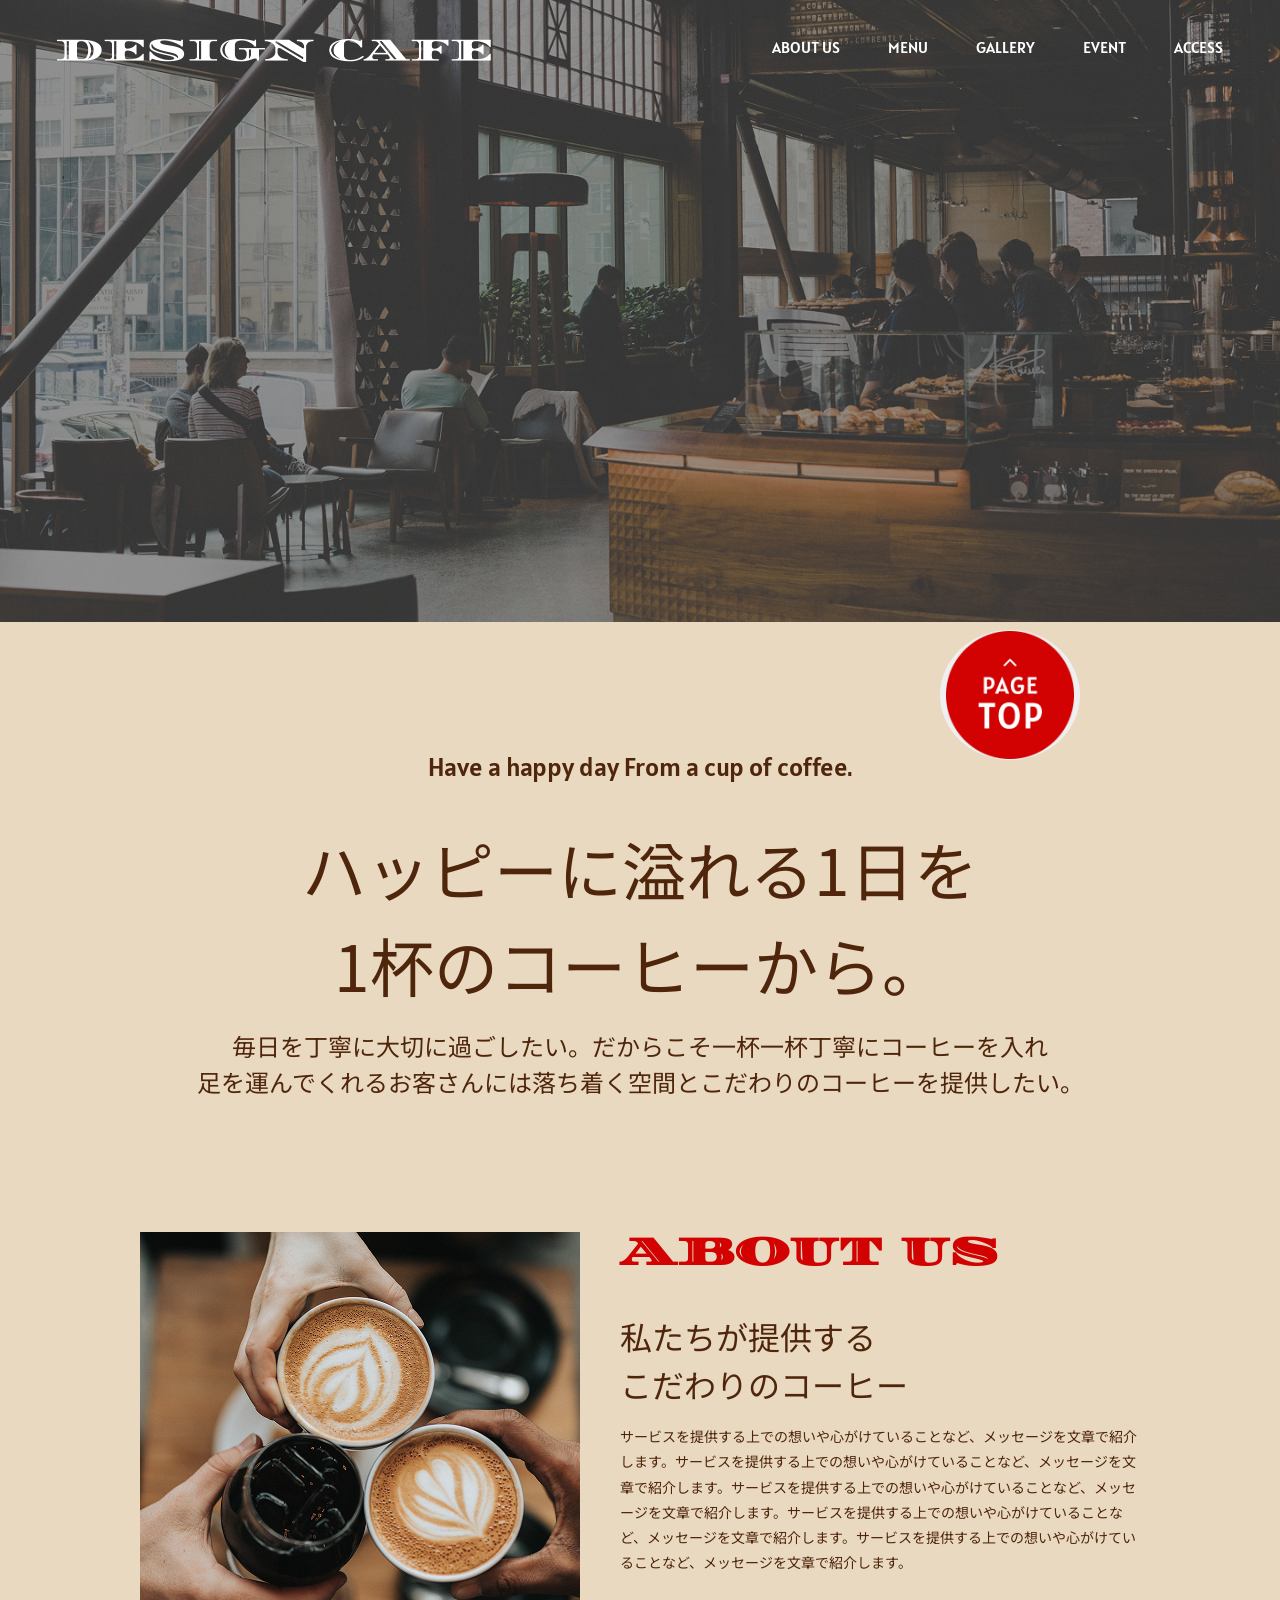
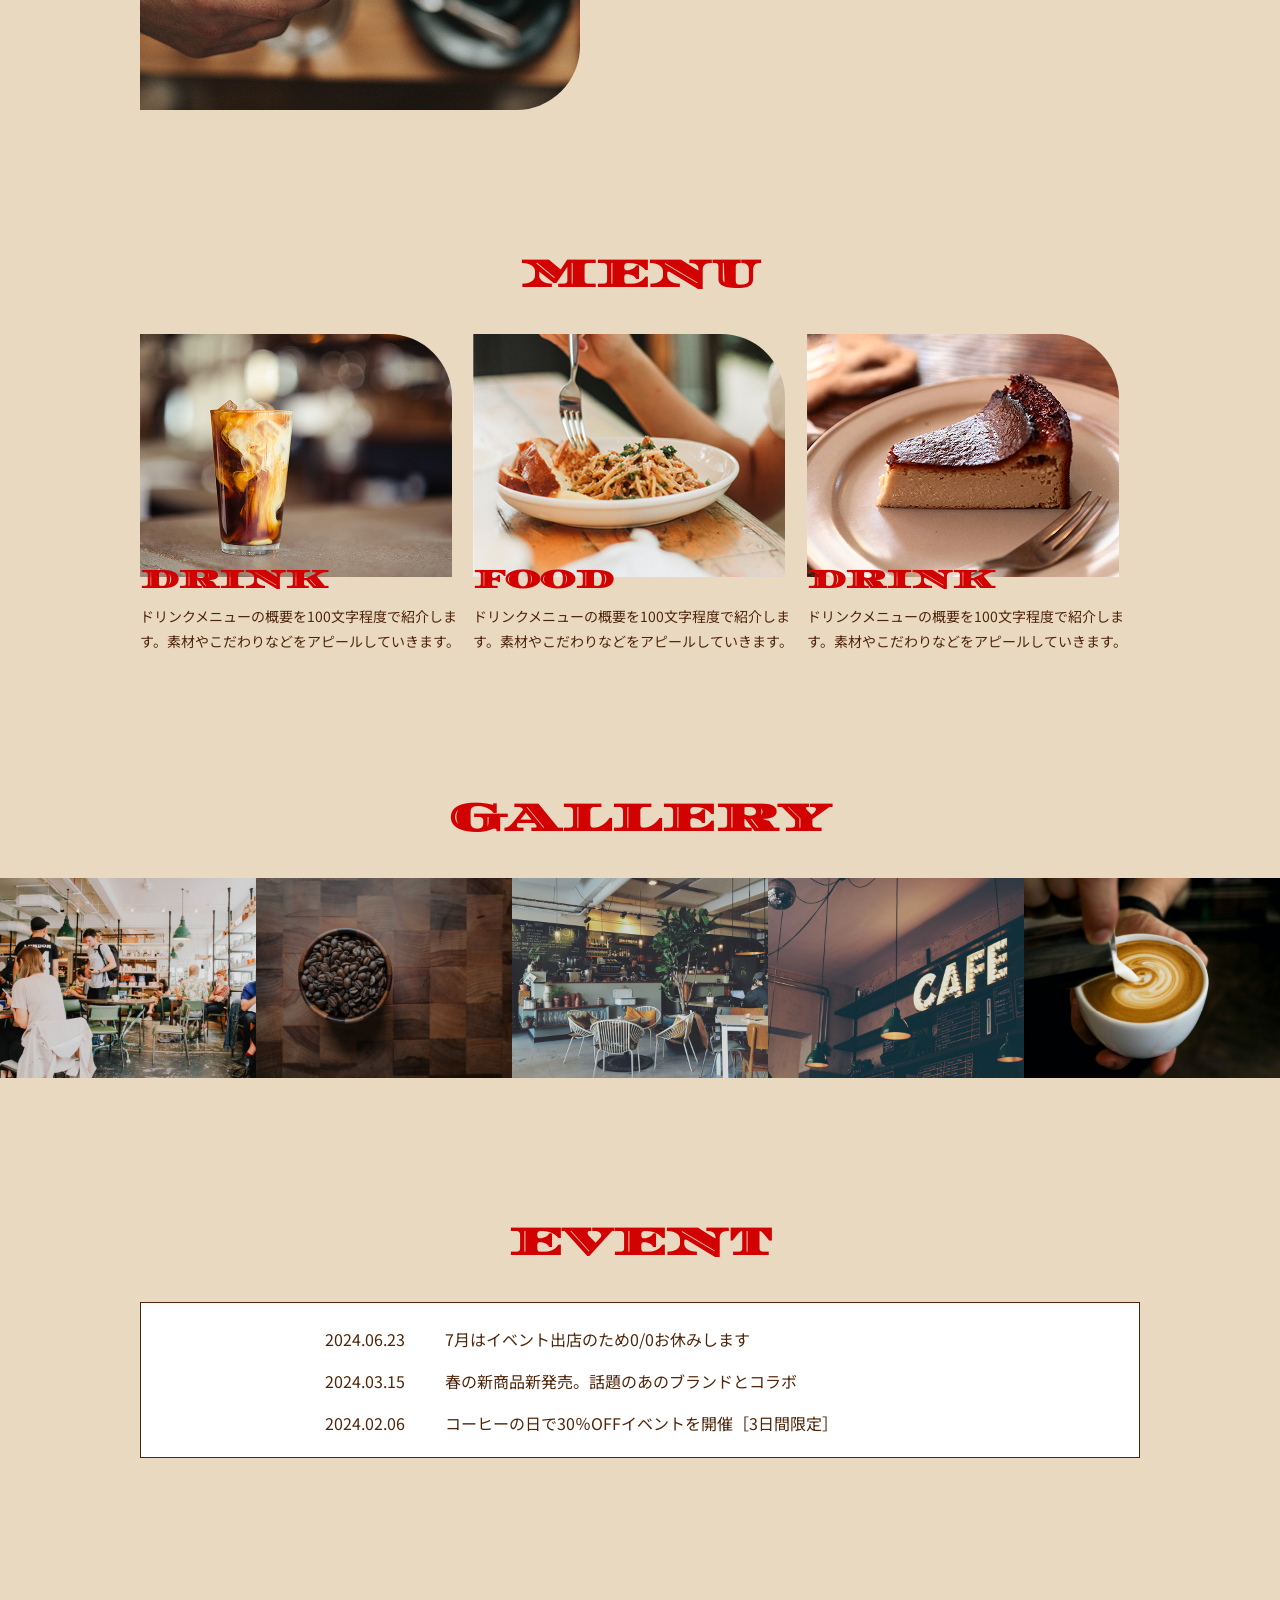
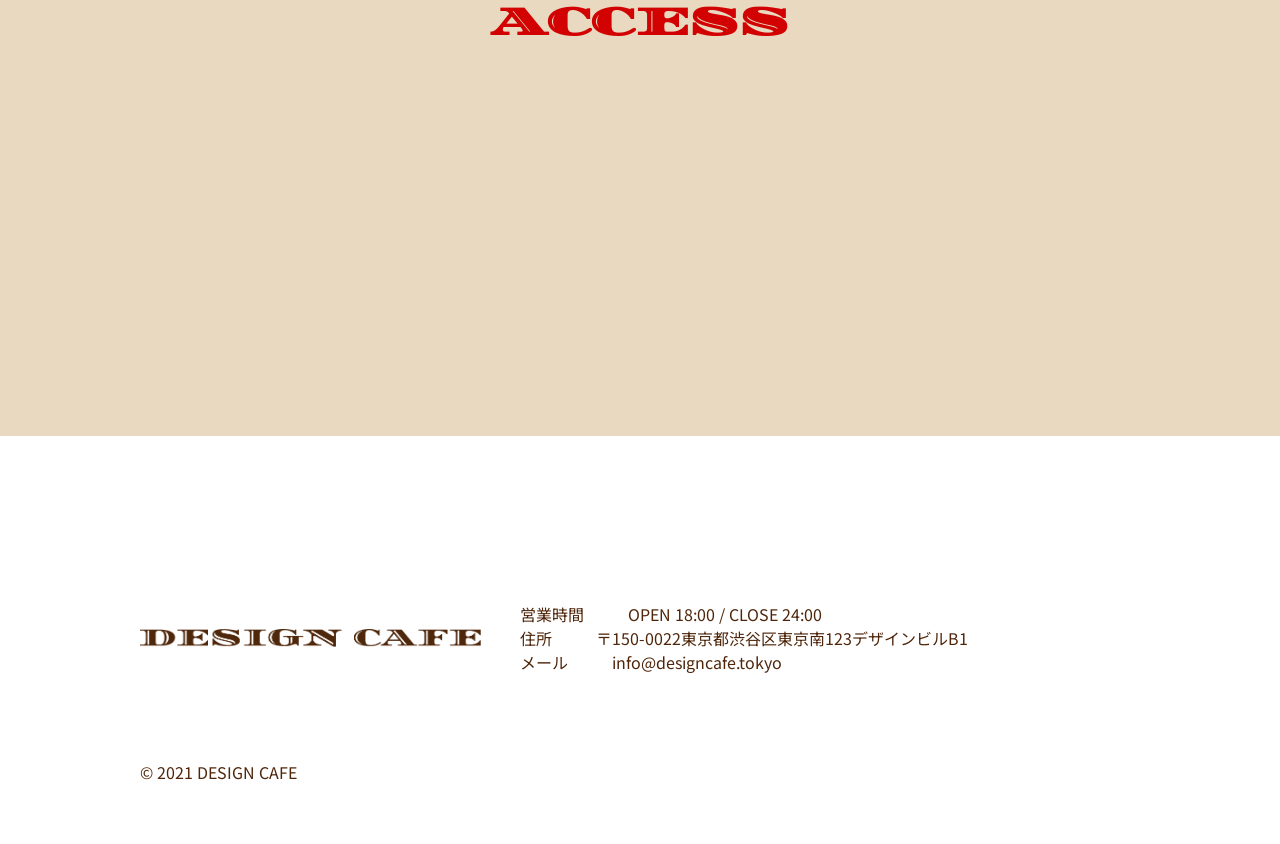
<file: coding4_satokawa_01 202603122014/index.html>
<!DOCTYPE html>
<html lang="ja">
<head>
    <meta charset="UTF-8">
    <meta name="viewport" content="width=device-width, initial-scale=1.0">
    <title>デザインカフェ</title>
    <!-- ▼GoogleFonts読み込み -->
    <link rel="preconnect" href="https://fonts.googleapis.com">
    <link rel="preconnect" href="https://fonts.gstatic.com" crossorigin>
    <link rel="preconnect" href="https://fonts.googleapis.com">
    <link rel="preconnect" href="https://fonts.gstatic.com" crossorigin>
    <link href="https://fonts.googleapis.com/css2?family=Alatsi&family=Diplomata+SC&family=Monomaniac+One&family=Noto+Sans+JP:wght@100..900&family=Sacramento&display=swap" rel="stylesheet">
    <!-- ▼CSS読み込み -->
    <link rel="stylesheet" href="./css/reset.css" />
    <link rel="stylesheet" href="./css/style.css" />
</head>
<body>
    <header id="header">
        <h1 class="logo">
            <a href="./index.html">
                <img src="./images/design_cafe_logo_header@2x.png" 
                alt="デザインカフェ" />
            </a>
        </h1>
        <nav class="header__nav">
            <ul>
                <li><a href="#about-us">ABOUT US</a></li>
                <li><a href="#menu">MENU</a></li>
                <li><a href="#gallery">GALLERY</a></li>
                <li><a href="#event">EVENT</a></li>
                <li><a href="#access">ACCESS</a></li>
            </ul>
        </nav>
    </header>

    <div class="main-visual">
        <img src="./images/pc_first-100.jpg" alt="カフェ店内の様子" />
    </div>
    <div class="concept">
            <p>Have a happy day From a cup of coffee.</p>
            <h2>ハッピーに溢れる1日を<br>1杯のコーヒーから。</h2>
            <h3>毎日を丁寧に大切に過ごしたい。だからこそ一杯一杯丁寧にコーヒーを入れ<br>
                足を運んでくれるお客さんには落ち着く空間とこだわりのコーヒーを提供したい。</h3>
        </div>

    <div class="container">

        <section id="about-us">
            <img src="./images/pc_about-100.jpg" alt="カップとグラス" />
                <div class="lead__content">
                    <h3 class="h3-titile">ABOUT US</h3>
                    <div class="lead__txt">私たちが提供する<br>こだわりのコーヒー</div>
                    <p>サービスを提供する上での想いや心がけていることなど、メッセージを文章で紹介します。サービスを提供する上での想いや心がけていることなど、メッセージを文章で紹介します。サービスを提供する上での想いや心がけていることなど、メッセージを文章で紹介します。サービスを提供する上での想いや心がけていることなど、メッセージを文章で紹介します。サービスを提供する上での想いや心がけていることなど、メッセージを文章で紹介します。</p>
                </div>
        </section>

        <section id="menu">
            <h3 class="h3-titile">MENU</h3>
                <ul class="menu__items">
                    <li class="menu__item">
                        <img src="./images/pc_menu_drink-100.jpg" alt="アイスカフェラテ" />
                        <h4>DRINK</h4>
                        <p>ドリンクメニューの概要を100文字程度で紹介します。素材やこだわりなどをアピールしていきます。</p>
                    </li>

                    <li class="menu__item">
                        <img src="./images/pc_menu_food-100.jpg" alt="パスタ" />
                        <h4>FOOD</h4>
                        <p>ドリンクメニューの概要を100文字程度で紹介します。素材やこだわりなどをアピールしていきます。</p>
                    </li>
 
                    <li class="menu__item">
                        <img src="./images/pc_menu_sweets-100.jpg" alt="チーズケーキ" />
                        <h4>DRINK</h4>
                        <p>ドリンクメニューの概要を100文字程度で紹介します。素材やこだわりなどをアピールしていきます。</p>
                    </li>
                </ul>
        </section>

        <section id="gallery">
            <h3 class="h3-titile">GALLERY</h3>
            <ul class="photo__gallery">
                <li><img src="./images/pc_gallary_01-100.jpg" alt=" " /></li>
                <li><img src="./images/pc_gallary_02-100.jpg" alt=" " /></li>
                <li><img src="./images/pc_gallary_03-100.jpg" alt=" " /></li>
                <li><img src="./images/pc_gallary_04-100.jpg" alt=" " /></li>
                <li><img src="./images/pc_gallary_05-100.jpg" alt=" " /></li>
            </ul>
        </section>

        <section id="event">
            <h3 class="h3-titile">EVENT</h3>
            <div class="event__container">
                <ul class="event__contents">
                    <li class="content">
                        <p class="event__day">2024.06.23</p>
                        <p class="event__txt">7月はイベント出店のため0/0お休みします</p>
                    </li>

                    <li class="content">
                        <p class="event__day">2024.03.15</p>
                        <p class="event__txt">春の新商品新発売。話題のあのブランドとコラボ</p>
                    </li>

                    <li class="content">
                        <p class="event__day">2024.02.06</p>
                        <p class="event__txt">コーヒーの日で30％OFFイベントを開催［3日間限定］</p>
                    </li>
                </ul>
            </div>
        </section>

        <section id="access">
            <h3 class="h3-titile">ACCESS</h3>
            <div class="access__maparea">
                <iframe src="https://www.google.com/maps/embed?pb=!1m14!1m12!1m3!1d810.5757644865436!2d139.69889402594006!3d35.64490429424535!2m3!1f0!2f0!3f0!3m2!1i1024!2i768!4f13.1!5e0!3m2!1sja!2sjp!4v1773329514596!5m2!1sja!2sjp" width="1440" height="353" style="border:0;" allowfullscreen="" loading="lazy" referrerpolicy="no-referrer-when-downgrade">
                </iframe>
            </div>
        </section>

    </div>

    <footer id="footer">
        <div class="footer__inner">
            <div class="footer__inner-top">
                <div class="logo">
                    <img src="images/design_cafe_logo_footer@2x.png" alt="デザインカフェ" />
                </div>
                <ul class="inner__info">
                    <li class="text">
                        <p class="time">営業時間</p>
                        <p class="time__info">OPEN 18:00 / CLOSE 24:00</p>
                    </li>

                    <li class="text">
                        <p class="address">住所</p>
                        <p class="address__info">〒150-0022東京都渋谷区東京南123デザインビルB1</p>
                    </li>

                    <li class="text">
                        <p class="mail">メール</p>
                        <p class="mail__info">info@designcafe.tokyo</p>
                    </li>
                    
                </ul>
                <button class="backButton">
                    <img src="images/to_top@2x.png" alt="ページトップへ戻る" />
                </button>
                </div>
                <div class="footer__inner-btm">
                    <small>&copy; 2021 DESIGN CAFE</small>
                </div>
        </div>  
    </footer>


    
</body>
</html>
</file>
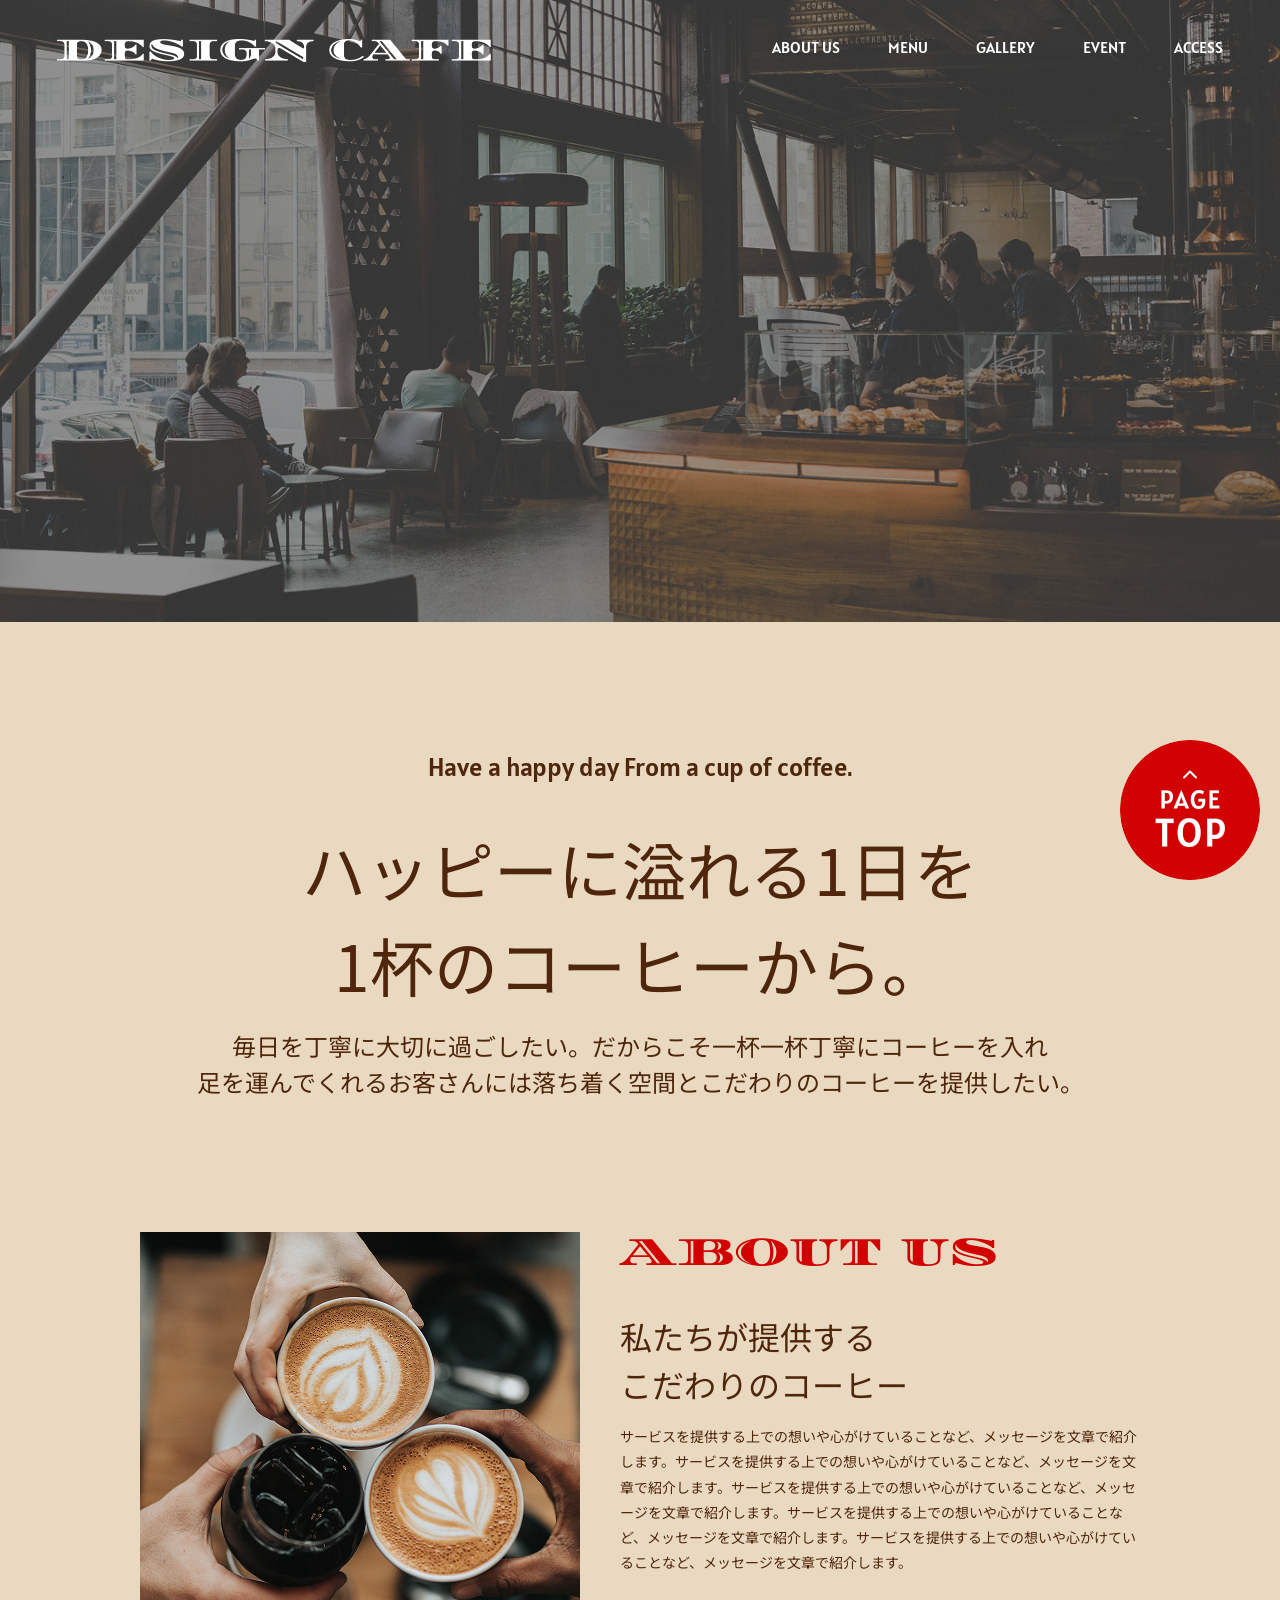
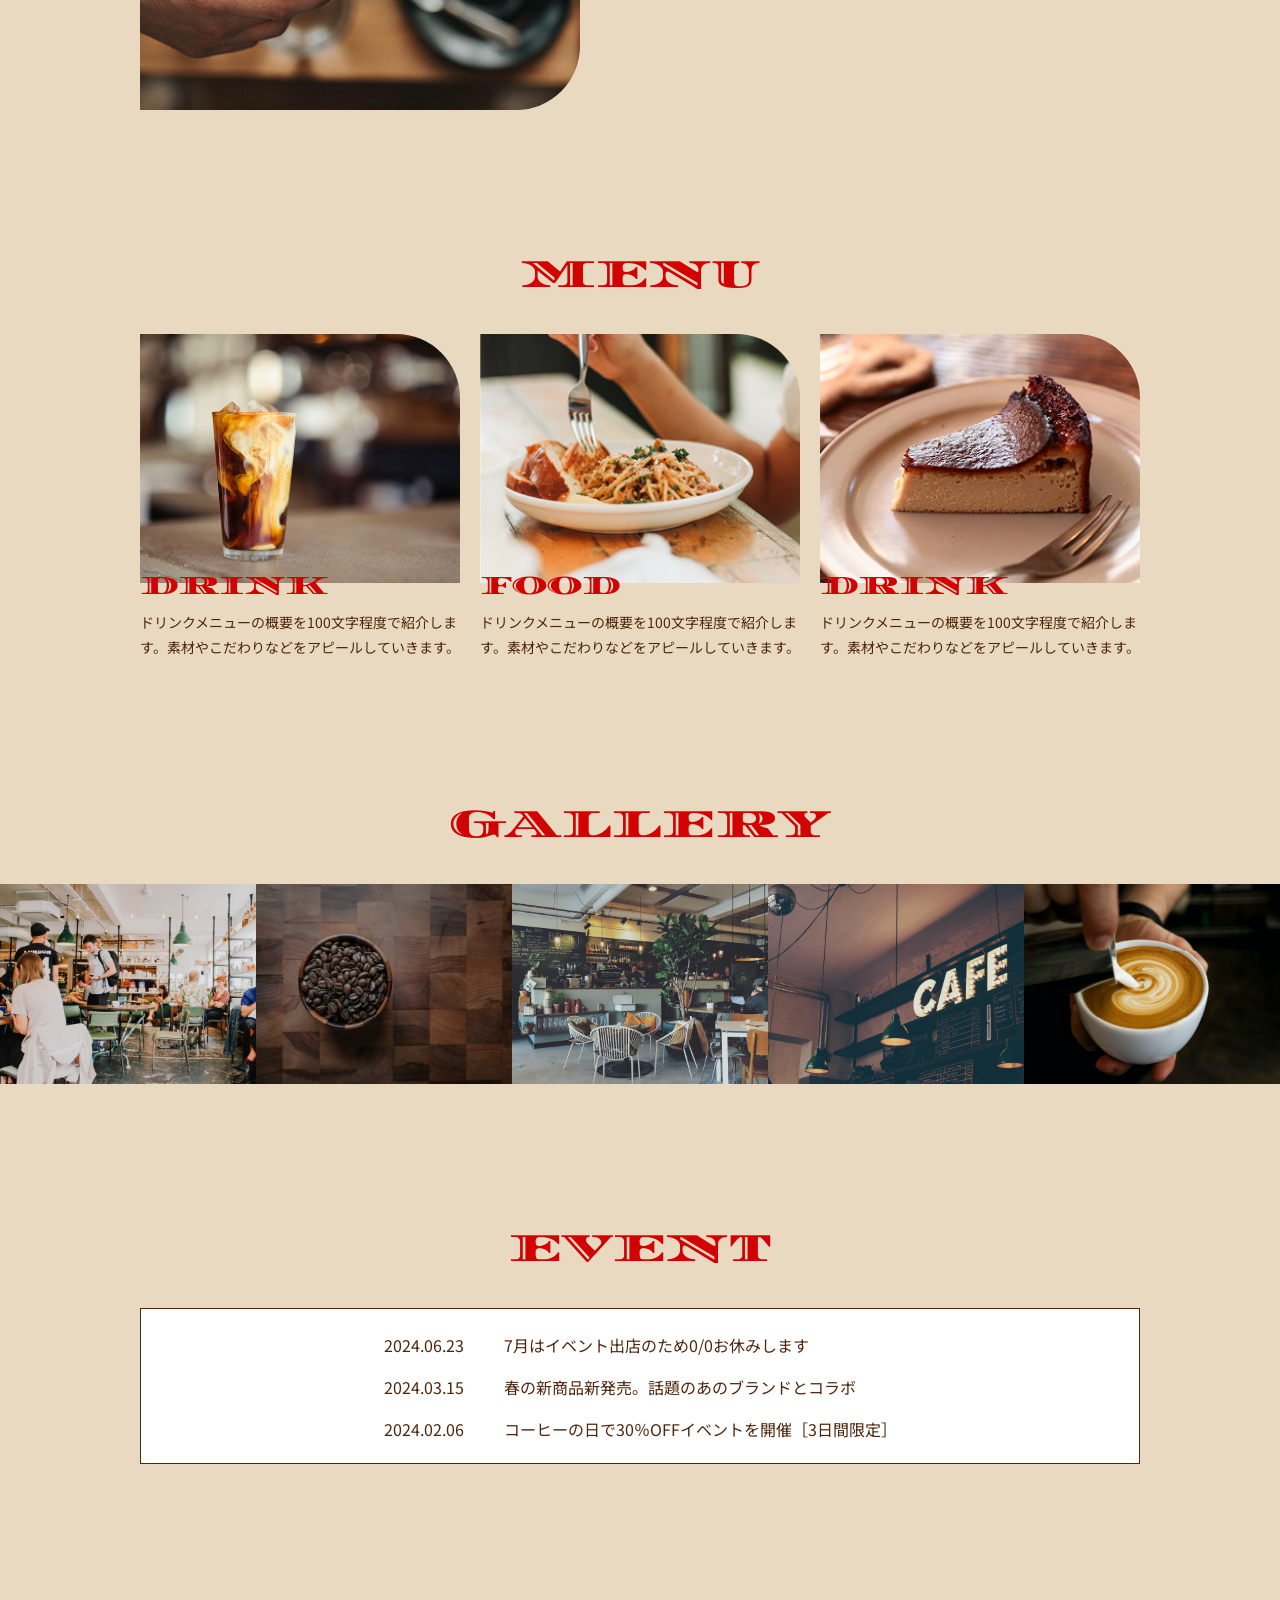
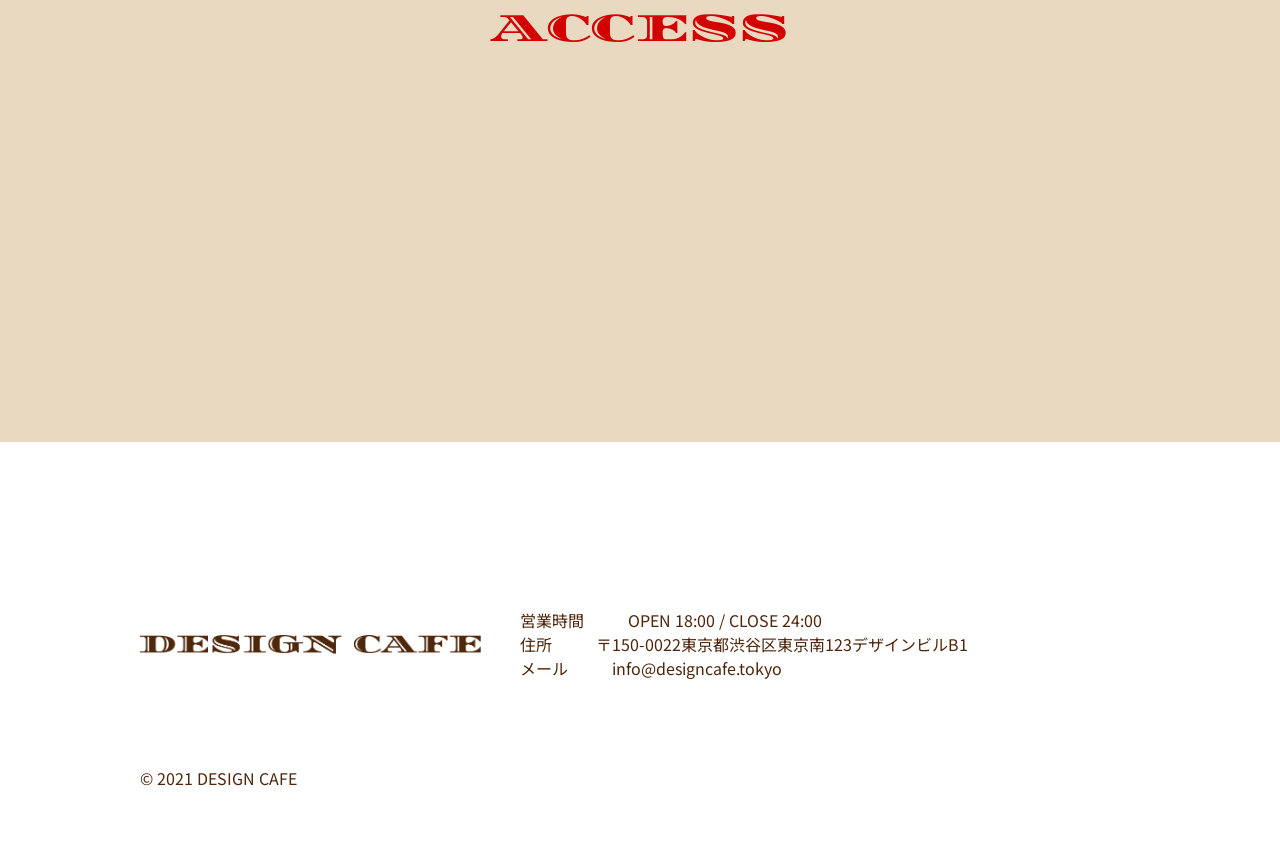
<file: coding4_satokawa_01 202603122015/index_20260315.html>
<!DOCTYPE html>
<html lang="ja">
<head>
    <meta charset="UTF-8">
    <meta name="viewport" content="width=device-width, initial-scale=1.0">
    <title>デザインカフェ</title>
    <!-- ▼GoogleFonts読み込み -->
    <link rel="preconnect" href="https://fonts.googleapis.com">
    <link rel="preconnect" href="https://fonts.gstatic.com" crossorigin>
    <link rel="preconnect" href="https://fonts.googleapis.com">
    <link rel="preconnect" href="https://fonts.gstatic.com" crossorigin>
    <link href="https://fonts.googleapis.com/css2?family=Alatsi&family=Diplomata+SC&family=Monomaniac+One&family=Noto+Sans+JP:wght@100..900&family=Sacramento&display=swap" rel="stylesheet">
    <!-- ▼CSS読み込み -->
    <link rel="stylesheet" href="./css/reset.css" />
    <link rel="stylesheet" href="./css/style.css" />
</head>
<body>
    <header id="header">
        <h1 class="logo">
            <a href="./index.html">
                <img src="./images/design_cafe_logo_header@2x.png" 
                alt="デザインカフェ" />
            </a>
        </h1>
        <nav class="header__nav">
            <ul>
                <li><a href="#about-us">ABOUT US</a></li>
                <li><a href="#menu">MENU</a></li>
                <li><a href="#gallery">GALLERY</a></li>
                <li><a href="#event">EVENT</a></li>
                <li><a href="#access">ACCESS</a></li>
            </ul>
        </nav>
    </header>

    <div class="main-visual">
        <img src="./images/pc_first-100.jpg" alt="カフェ店内の様子" />
    </div>
    <div class="concept">
            <p>Have a happy day From a cup of coffee.</p>
            <h2>ハッピーに溢れる1日を<br>1杯のコーヒーから。</h2>
            <h3>毎日を丁寧に大切に過ごしたい。だからこそ一杯一杯丁寧にコーヒーを入れ<br>
                足を運んでくれるお客さんには落ち着く空間とこだわりのコーヒーを提供したい。</h3>
        </div>

    <div class="container">

        <section id="about-us">
            <img src="./images/pc_about-100.jpg" alt="カップとグラス" />
                <div class="lead__content">
                    <h3 class="h3-titile">ABOUT US</h3>
                    <div class="lead__txt">私たちが提供する<br>こだわりのコーヒー</div>
                    <p>サービスを提供する上での想いや心がけていることなど、メッセージを文章で紹介します。サービスを提供する上での想いや心がけていることなど、メッセージを文章で紹介します。サービスを提供する上での想いや心がけていることなど、メッセージを文章で紹介します。サービスを提供する上での想いや心がけていることなど、メッセージを文章で紹介します。サービスを提供する上での想いや心がけていることなど、メッセージを文章で紹介します。</p>
                </div>
        </section>

        <section id="menu">
            <h3 class="h3-titile">MENU</h3>
                <ul class="menu__items">
                    <li class="menu__item">
                        <img src="./images/pc_menu_drink-100.jpg" alt="アイスカフェラテ" />
                        <h4>DRINK</h4>
                        <p>ドリンクメニューの概要を100文字程度で紹介します。素材やこだわりなどをアピールしていきます。</p>
                    </li>

                    <li class="menu__item">
                        <img src="./images/pc_menu_food-100.jpg" alt="パスタ" />
                        <h4>FOOD</h4>
                        <p>ドリンクメニューの概要を100文字程度で紹介します。素材やこだわりなどをアピールしていきます。</p>
                    </li>
 
                    <li class="menu__item">
                        <img src="./images/pc_menu_sweets-100.jpg" alt="チーズケーキ" />
                        <h4>DRINK</h4>
                        <p>ドリンクメニューの概要を100文字程度で紹介します。素材やこだわりなどをアピールしていきます。</p>
                    </li>
                </ul>
        </section>

        <section id="gallery">
            <h3 class="h3-titile">GALLERY</h3>
            <ul class="photo__gallery">
                <li><img src="./images/pc_gallary_01-100.jpg" alt=" " /></li>
                <li><img src="./images/pc_gallary_02-100.jpg" alt=" " /></li>
                <li><img src="./images/pc_gallary_03-100.jpg" alt=" " /></li>
                <li><img src="./images/pc_gallary_04-100.jpg" alt=" " /></li>
                <li><img src="./images/pc_gallary_05-100.jpg" alt=" " /></li>
            </ul>
        </section>

        <section id="event">
            <h3 class="h3-titile">EVENT</h3>
            <div class="event__container">
                <ul class="event__contents">
                    <li class="content">
                        <p class="event__day">2024.06.23</p>
                        <p class="event__txt">7月はイベント出店のため0/0お休みします</p>
                    </li>

                    <li class="content">
                        <p class="event__day">2024.03.15</p>
                        <p class="event__txt">春の新商品新発売。話題のあのブランドとコラボ</p>
                    </li>

                    <li class="content">
                        <p class="event__day">2024.02.06</p>
                        <p class="event__txt">コーヒーの日で30％OFFイベントを開催［3日間限定］</p>
                    </li>
                </ul>
            </div>
        </section>

        <section id="access">
            <h3 class="h3-titile">ACCESS</h3>
            <div class="access__maparea">
                <iframe src="https://www.google.com/maps/embed?pb=!1m14!1m12!1m3!1d810.5757644865436!2d139.69889402594006!3d35.64490429424535!2m3!1f0!2f0!3f0!3m2!1i1024!2i768!4f13.1!5e0!3m2!1sja!2sjp!4v1773329514596!5m2!1sja!2sjp" width="1440" height="353" style="border:0;" allowfullscreen="" loading="lazy" referrerpolicy="no-referrer-when-downgrade">
                </iframe>
            </div>
        </section>

    </div>

    <footer id="footer">
        <div class="footer__inner">
            <div class="footer__inner-top">
                <div class="logo">
                    <img src="images/design_cafe_logo_footer@2x.png" alt="デザインカフェ" />
                </div>
                <ul class="inner__info">
                    <li class="text">
                        <p class="time">営業時間</p>
                        <p class="time__info">OPEN 18:00 / CLOSE 24:00</p>
                    </li>

                    <li class="text">
                        <p class="address">住所</p>
                        <p class="address__info">〒150-0022東京都渋谷区東京南123デザインビルB1</p>
                    </li>

                    <li class="text">
                        <p class="mail">メール</p>
                        <p class="mail__info">info@designcafe.tokyo</p>
                    </li>
                    
                </ul>
                <a href="#header" class="backButton">
                    <img src="images/to_top@2x.png" alt="ページトップへ戻る" />
                </a>
                </div>
                <div class="footer__inner-btm">
                    <small>&copy; 2021 DESIGN CAFE</small>
                </div>
        </div>  
    </footer>


    
</body>
</html>
</file>
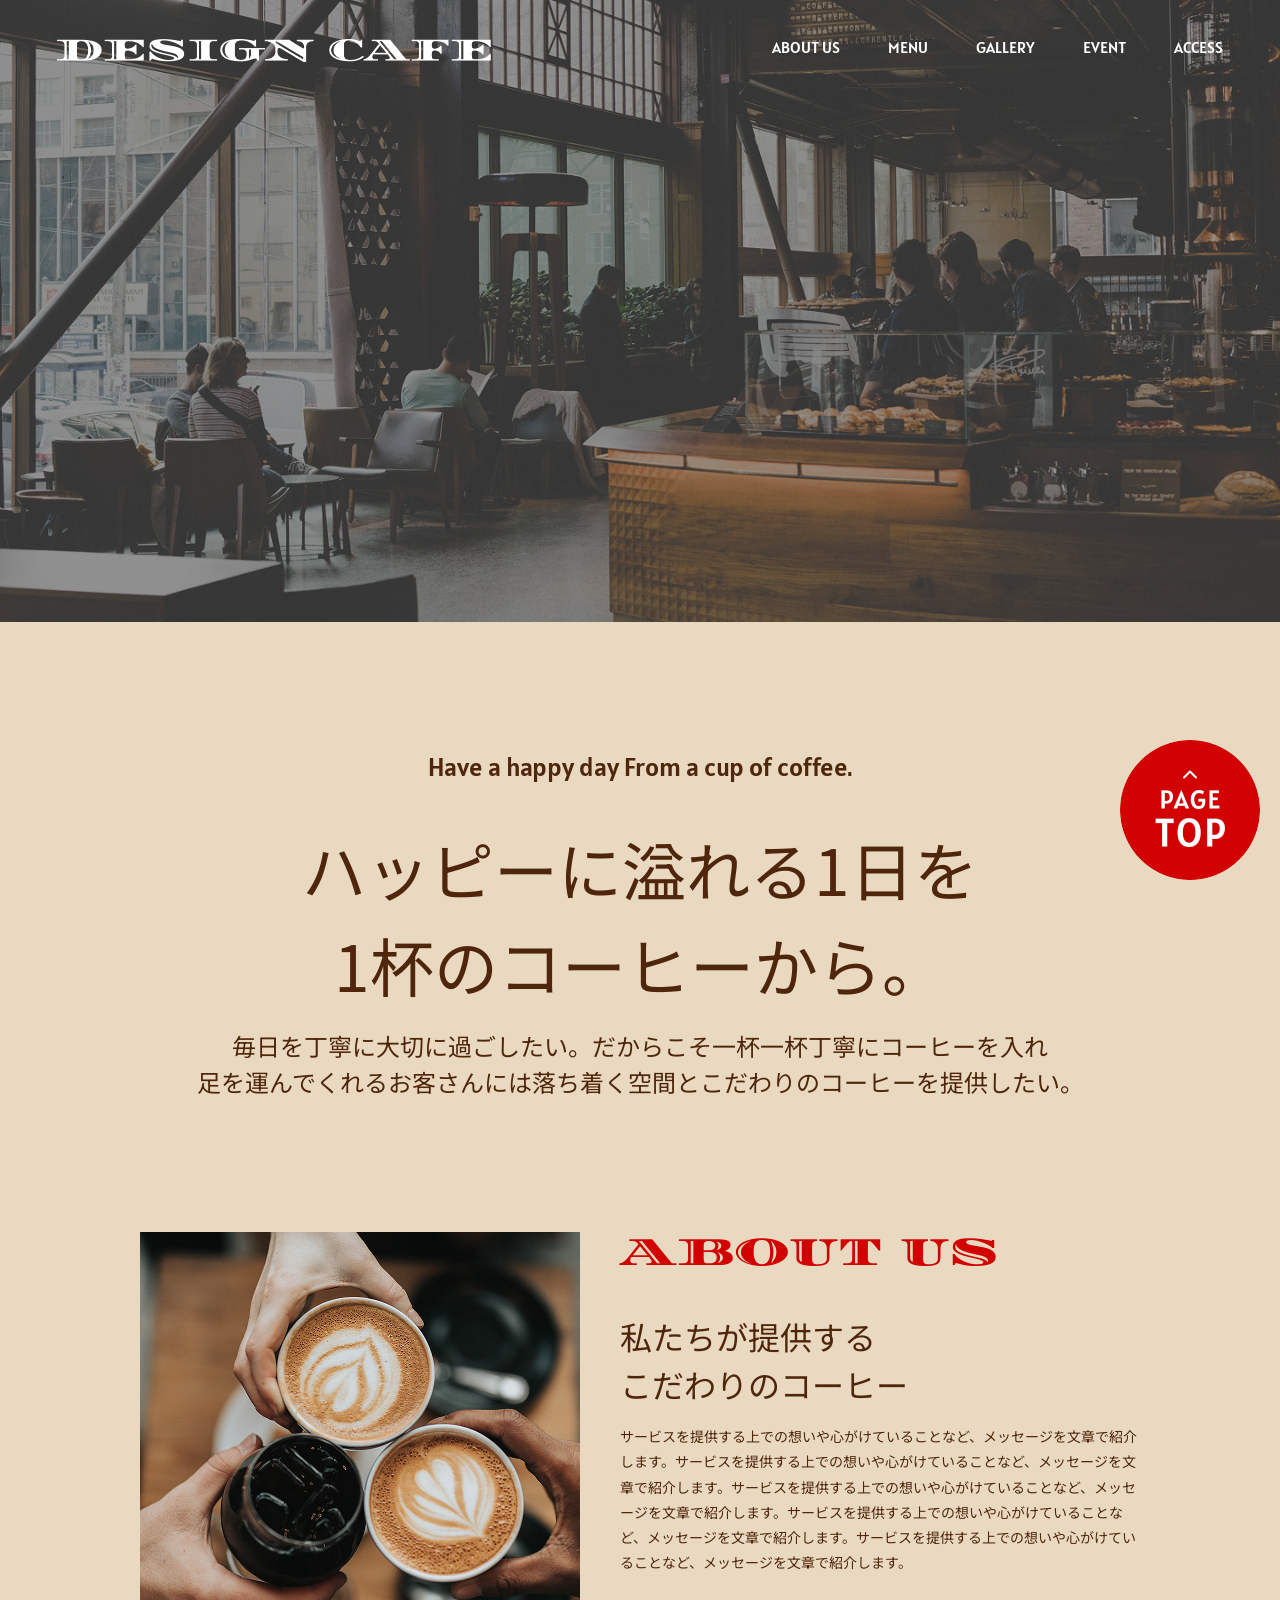
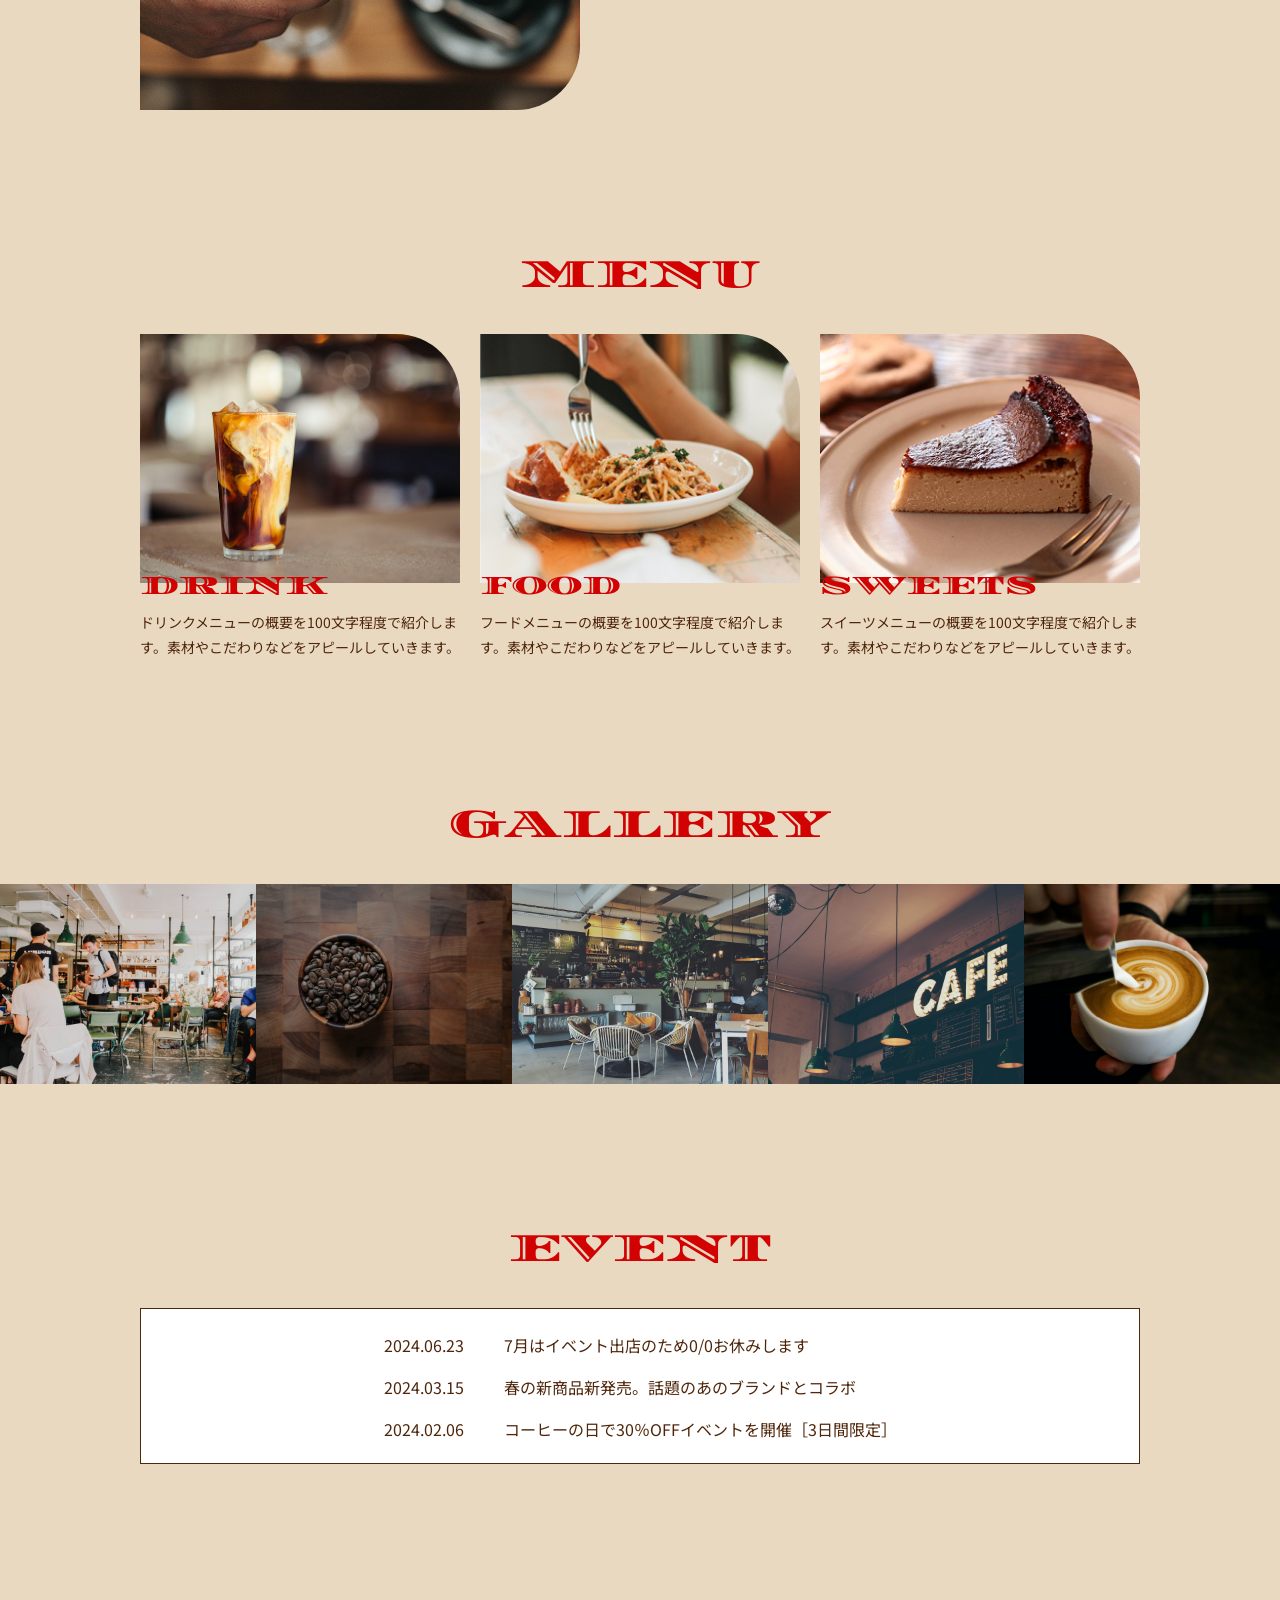
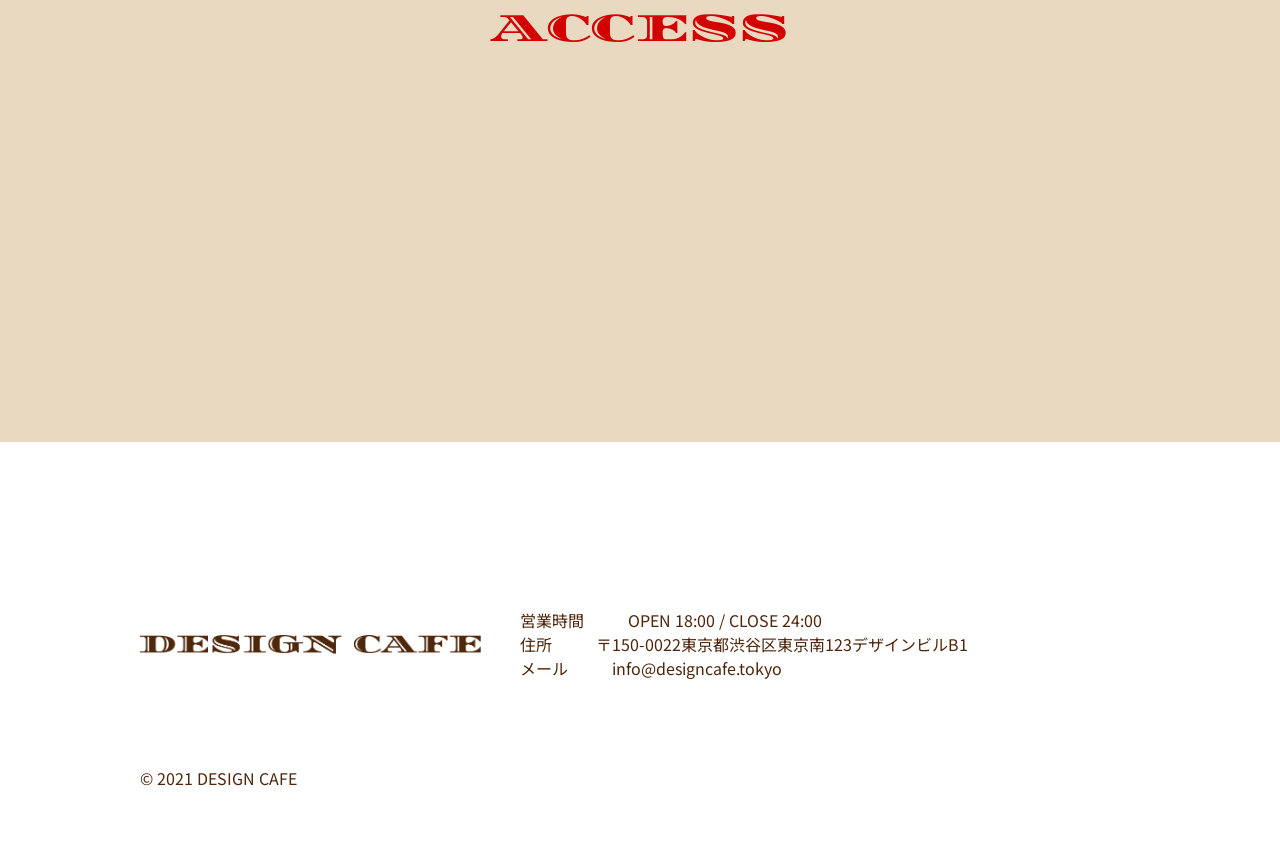
<file: coding5_satokawa_01/index_20260320.html>
<!DOCTYPE html>
<html lang="ja">
<head>
    <meta charset="UTF-8">
    <meta name="viewport" content="width=device-width, initial-scale=1.0">
    <title>デザインカフェ</title>
    <!-- ▼GoogleFonts読み込み -->
    <link rel="preconnect" href="https://fonts.googleapis.com">
    <link rel="preconnect" href="https://fonts.gstatic.com" crossorigin>
    <link rel="preconnect" href="https://fonts.googleapis.com">
    <link rel="preconnect" href="https://fonts.gstatic.com" crossorigin>
    <link href="https://fonts.googleapis.com/css2?family=Alatsi&family=Diplomata+SC&family=Monomaniac+One&family=Noto+Sans+JP:wght@100..900&family=Sacramento&display=swap" rel="stylesheet">
    <!-- ▼CSS読み込み -->
    <link rel="stylesheet" href="./css/reset.css" />
    <link rel="stylesheet" href="./css/style.css" />
</head>
<body>
    <header id="header">
        <h1 class="logo">
            <a href="./index.html">
                <img src="./images/design_cafe_logo_header@2x.png" 
                alt="デザインカフェ" />
            </a>
        </h1>
        <nav class="header__nav">
            <ul>
                <li><a href="#about-us">ABOUT US</a></li>
                <li><a href="#menu">MENU</a></li>
                <li><a href="#gallery">GALLERY</a></li>
                <li><a href="#event">EVENT</a></li>
                <li><a href="#access">ACCESS</a></li>
            </ul>
        </nav>
        <div class="hamburger">
            <span></span>
        </div>
        <nav class="header__nav-sp">
            <ul>
                <li><a href="#about-us">ABOUT US</a></li>
                <li><a href="#menu">MENU</a></li>
                <li><a href="#gallery">GALLERY</a></li>
                <li><a href="#event">EVENT</a></li>
                <li><a href="#access">ACCESS</a></li>
            </ul>
        </nav>
    </header>

    <div class="main-visual">
        <picture>
            <source 
            srcset="./images/sp_main_vs@2x-100.jpg"
            media="(max-width:768px)"/>
        <img src="./images/pc_first-100.jpg" alt="カフェ店内の様子" />
        </picture>
    </div>
    <div class="concept">
            <p>Have a happy day From a cup of coffee.</p>
            <h2>ハッピーに溢れる1日を<br>1杯のコーヒーから。</h2>
            <h3>毎日を丁寧に大切に過ごしたい。<br class="sp-br">だからこそ一杯一杯丁寧にコーヒーを入れ<br>
                足を運んでくれるお客さんには落ち着く空間と<br class="sp-br">こだわりのコーヒーを提供したい。</h3>
        </div>

    <div class="container">

        <section id="about-us">
            <picture>
                <source 
                srcset="./images/about_us@2x-100.jpg"
                media="(max-width:768px)"/>
            <img src="./images/pc_about-100.jpg" alt="カップとグラス" />
            </picture>
                <div class="lead__content">
                    <h3 class="h3-titile">ABOUT US</h3>
                    <div class="lead__txt">私たちが提供する<br>こだわりのコーヒー</div>
                    <p>サービスを提供する上での想いや心がけていることなど、メッセージを文章で紹介します。サービスを提供する上での想いや心がけていることなど、メッセージを文章で紹介します。サービスを提供する上での想いや心がけていることなど、メッセージを文章で紹介します。サービスを提供する上での想いや心がけていることなど、メッセージを文章で紹介します。サービスを提供する上での想いや心がけていることなど、メッセージを文章で紹介します。</p>
                </div>
        </section>

        <section id="menu">
            <h3 class="h3-titile">MENU</h3>
                <ul class="menu__items">
                    <li class="menu__item">
                        <picture>
                            <source 
                            srcset="./images/drink_sp@2x-100.jpg"
                            media="(max-width:768px)"/>
                        <img src="./images/pc_menu_drink-100.jpg" alt="アイスカフェラテ" />
                        </picture>
                        <h4>DRINK</h4>
                        <p>ドリンクメニューの概要を100文字程度で紹介します。素材やこだわりなどをアピールしていきます。</p>
                    </li>

                    <li class="menu__item">
                        <picture>
                            <source 
                            srcset="./images/food_sp@2x-100.jpg"
                            media="(max-width:768px)"/>
                        <img src="./images/pc_menu_food-100.jpg" alt="パスタ" />
                        </picture>
                        <h4>FOOD</h4>
                        <p>フードメニューの概要を100文字程度で紹介します。素材やこだわりなどをアピールしていきます。</p>
                    </li>
 
                    <li class="menu__item">
                        <picture>
                            <source 
                            srcset="./images/cake_sp@2x-100.jpg"
                            media="(max-width:768px)"/>
                        <img src="./images/pc_menu_sweets-100.jpg" alt="チーズケーキ" />
                        </picture>
                        <h4>SWEETS</h4>
                        <p>スイーツメニューの概要を100文字程度で紹介します。素材やこだわりなどをアピールしていきます。</p>
                    </li>
                </ul>
        </section>

        <section id="gallery">
            <h3 class="h3-titile">GALLERY</h3>
            <ul class="photo__gallery">
                <li><img src="./images/pc_gallary_01-100.jpg" alt=" " /></li>
                <li><img src="./images/pc_gallary_02-100.jpg" alt=" " /></li>
                <li><img src="./images/pc_gallary_03-100.jpg" alt=" " /></li>
                <li><img src="./images/pc_gallary_04-100.jpg" alt=" " /></li>
                <li><img src="./images/pc_gallary_05-100.jpg" alt=" " /></li>
            </ul>
        </section>

        <section id="event">
            <h3 class="h3-titile">EVENT</h3>
            <div class="event__container">
                <ul class="event__contents">
                    <li class="content">
                        <p class="event__day">2024.06.23</p>
                        <p class="event__txt">7月はイベント出店のため0/0お休みします</p>
                    </li>

                    <li class="content">
                        <p class="event__day">2024.03.15</p>
                        <p class="event__txt">春の新商品新発売。話題のあのブランドとコラボ</p>
                    </li>

                    <li class="content">
                        <p class="event__day">2024.02.06</p>
                        <p class="event__txt">コーヒーの日で30％OFFイベントを開催［3日間限定］</p>
                    </li>
                </ul>
            </div>
        </section>

        <section id="access">
            <h3 class="h3-titile">ACCESS</h3>
            <div class="access__maparea">
                <iframe src="https://www.google.com/maps/embed?pb=!1m14!1m12!1m3!1d810.5757644865436!2d139.69889402594006!3d35.64490429424535!2m3!1f0!2f0!3f0!3m2!1i1024!2i768!4f13.1!5e0!3m2!1sja!2sjp!4v1773329514596!5m2!1sja!2sjp" width="1440" height="353" style="border:0;" allowfullscreen="" loading="lazy" referrerpolicy="no-referrer-when-downgrade">
                </iframe>
            </div>
        </section>

    </div>

    <footer id="footer">
        <div class="footer__inner">
            <div class="footer__inner-top">
                <div class="logo">
                    <img src="images/design_cafe_logo_footer@2x.png" alt="デザインカフェ" />
                </div>
                <ul class="inner__info">
                    <li class="text">
                        <p class="time">営業時間</p>
                        <p class="time__info">OPEN 18:00 / CLOSE 24:00</p>
                    </li>

                    <li class="text">
                        <p class="address">住所</p>
                        <p class="address__info">〒150-0022東京都渋谷区東京南123デザインビルB1</p>
                    </li>

                    <li class="text">
                        <p class="mail">メール</p>
                        <p class="mail__info">info@designcafe.tokyo</p>
                    </li>
                    
                </ul>
                <a href="#header" class="backButton">
                    <img src="images/to_top@2x.png" alt="ページトップへ戻る" />
                </a>
                </div>
                <div class="footer__inner-btm">
                    <small>&copy; 2021 DESIGN CAFE</small>
                </div>
        </div>  
    </footer>


    <script src="https://ajax.googleapis.com/ajax/libs/jquery/3.7.1/jquery.min.js"></script>
    <script>
        $(function(){
            $(".hamburger").on("click", function() {
                $(".hamburger").toggleClass("open");
                $(".header__nav-sp").fadeToggle();
            });
        });
    </script>
</body>
</html>
</file>
<file: coding4_satokawa_01 202603122014/css/style.css>
@charset "utf-8";
body {
    font-family: "Noto Sans JP", sans-serif;
    background-color: #E9D9C0;
}
.logo {
    width: 434px;
}

#header {
    display: flex;
    justify-content: space-between;
    align-items: center;
    padding: 30px 4.44%;
    /* 64/1440*100=4.44% */
    
    position: absolute;
    width: 100%;
}
.header__nav ul {
    display: flex;
    gap: 48px;
}
.header__nav a {
    font-family: "Alatsi", sans-serif;
    color: #fff;
}
.concept {
    margin: 0 auto;
    padding: 132px 0 ;
    width: 887px;
    text-align: center;
}
.concept p {
    font-size: 26px;
    letter-spacing: 5%;
    font-family: "Alatsi", sans-serif;
}
.concept h2 {
    padding-top: 40px;
    font-size: 64px;
    font-weight: normal;
    line-height: 150%;
}
.concept h3{
    padding-top: 16px;
    font-size: 24px;
    font-weight: normal;
    line-height: 150%;
}

#about-us, #menu, #event, #access .container {
    width: 1000px;
    margin: 0 auto;
}

#about-us {
    display: flex;
    flex-direction: row;
    
    padding-bottom: 144px;
}

#about-us img {
    width: 440px;
    border-bottom-right-radius: 64px;
    margin-right: 40px;
}

#about-us .lead__content {
    width: 520px;
}

#about-us .lead__txt {
    font-size: 32px;
    line-height: 150%;
    padding-bottom: 16px;
}

#about-us p {
    font-size: 14px;
    line-height: 180%;
} 

.container h3 {
    font-family: "Diplomata SC", serif;
    font-size: 40px;
    color: #D20202;
    padding-bottom: 40px;
}


#menu ul {
    display: flex;
    flex-direction: row;
    row-gap: 32px;
    padding-bottom: 144px;
    text-align: left;
}

#menu img {
    width: 312px;
    border-top-right-radius: 64px;
}

#menu, #gallery, #event, #access h3 {
    text-align: center;
}

#menu h4 {
    font-family: "Diplomata SC", serif;
    font-size: 26px;
    color: #D20202;
    margin-top: -10px;
    
}

#menu p {
    font-size: 14px;
    line-height: 180%;
    margin-top: -24px;
}



#gallery ul {
    
    width: 100vw;
    
    display: flex;
    justify-content: center;
    padding-bottom: 144px;
}

#event .event__container {
    width: 1000px;
    height: 156px;
    background-color: #fff;
    border: solid 1px #4F270B;
    margin-bottom: 144px;
}

#event .event__container ul {
    width: 630px;
    display: flex;
    margin: 0 auto;
    padding-top: 18px;
    align-items: left;
    flex-direction: column; 
    
}

#event .event__contents li {
    display: flex;
    flex-direction: row;
    padding: 10px 0 16px 0;

}

#event .event__contents li 
.event__day {
    padding-right: 40px;
}




#access .access__maparea iframe {
    position: relative;
    width: 100vw;
  }


#footer {
    width: 100vw;
    padding: 80px 0 60px 0;
    background-color: #fff;
    
}

#footer .footer__inner-top {
    width: 1000px;
    height: 244px;
    display: flex;
    align-items: center;
    margin: 0 auto;
    
}

#footer .logo {
    width: 380px;
    padding-right: 39px;
}

#footer .footer__inner ul {
    width: 580px;
    display: block;
    align-items: center;
}

#footer .inner__info p {
    width: 580px;
    margin: 0 auto;
    display:inline;
    padding-right: 40px;
}

#footer .inner__info li {
    font-size: 16px;
    line-height: 150%;
}

#footer .backButton {
    width: 140px;
    height: auto;
    border-radius: 50%;
    border: none; 
    overflow: hidden; 
    position: fixed;
    bottom: 140px;
    right: 200px;
    float: right;
    }


#footer .footer__inner-btm {
    width: 1000px;
    
    display: flex;
    align-items: left;
    margin: 0 auto;
}
#footer small {
    font-size: 16px;
    line-height: 150%;
    width: 1000px;
}
</file>
<file: coding4_satokawa_01 202603122015/css/style.css>
@charset "utf-8";
html {
    scroll-behavior: smooth;
}

body {
    font-family: "Noto Sans JP", sans-serif;
    background-color: #E9D9C0;
}
.logo {
    width: 434px;
}

#header {
    display: flex;
    justify-content: space-between;
    align-items: center;
    padding: 30px 4.44%;
    /* 64/1440*100=4.44% */
    
    position: absolute;
    width: 100%;
}
.header__nav ul {
    display: flex;
    gap: 48px;
}
.header__nav a {
    font-family: "Alatsi", sans-serif;
    color: #fff;
}
.concept {
    margin: 0 auto;
    padding: 132px 10px ;
    max-width: 907px;
    text-align: center;
}
.concept p {
    font-size: 26px;
    letter-spacing: 5%;
    font-family: "Alatsi", sans-serif;
}
.concept h2 {
    padding-top: 40px;
    font-size: 64px;
    font-weight: normal;
    line-height: 150%;
}
.concept h3{
    padding-top: 16px;
    font-size: 24px;
    font-weight: normal;
    line-height: 150%;
}

#about-us, #menu, #event, #access .container {
    padding: 0 10px;
    max-width: 1020px;
    margin: 0 auto;
}

#about-us {
    display: flex;
    flex-direction: row;
    
    padding-bottom: 144px;
}

#about-us img {
    width: 44%;
    border-bottom-right-radius: 64px;
    margin-right: 40px;
}

#about-us .lead__content {
    width: 52%;
}

#about-us .lead__txt {
    font-size: 32px;
    line-height: 150%;
    padding-bottom: 16px;
}

#about-us p {
    font-size: 14px;
    line-height: 180%;
} 

.container h3 {
    font-family: "Diplomata SC", serif;
    font-size: 40px;
    font-weight: normal;
    color: #D20202;
    padding-bottom: 40px;
}


#menu ul {
    display: flex;
    padding-bottom: 144px;
    text-align: left;
    justify-content: space-between;
}

#menu li {
    width: 32%;
}

#menu img {
    border-top-right-radius: 64px;
}

#menu, #gallery, #event, #access h3 {
    text-align: center;
}

#menu h4 {
    font-family: "Diplomata SC", serif;
    font-size: 26px;
    font-weight: normal;
    color: #D20202;
    margin-top: -10px;    
}

#menu p {
    font-size: 14px;
    line-height: 180%;
    margin-top: -24px;
}



#gallery ul {
    display: flex;
    justify-content: center;
    padding-bottom: 144px;
}

#event .event__container {
    max-width: 1000px;
    height: 156px;
    background-color: #fff;
    border: solid 1px #4F270B;
    margin-bottom: 144px;
    display: flex;
}

#event .event__container ul {
    max-width: 1000px;
    display: flex;
    margin: 0 auto;
    padding-top: 18px;
    align-items: left;
    flex-direction: column;    
}

#event .event__contents li {
    display: flex;
    flex-direction: row;
    padding: 10px 0 16px 0;
}

#event .event__contents li 
.event__day {
    padding-right: 40px;
}

#access .container {
    max-width: 1000px;
}


#access .access__maparea iframe {
    position: relative;
    width: 100%;
  
    filter: grayscale(100%);
    transition: all 0.7s ease;
}

iframe:hover{
    filter: none;
    -webkit-filter: none; 
}


#footer {
    width: 100%;
    padding: 80px 0 60px 0;
    background-color: #fff;
    
}

#footer .footer__inner-top {
    max-width: 1000px;
    height: 244px;
    display: flex;
    align-items: center;
    margin: 0 auto;
}

#footer .logo {
    width: 380px;
    padding-right: 39px;
}

#footer .footer__inner ul {
    width: 580px;
    display: block;
    align-items: center;
}

#footer .inner__info p {
    width: 580px;
    margin: 0 auto;
    display:inline;
    padding-right: 40px;
}

#footer .inner__info li {
    font-size: 16px;
    line-height: 150%;
}

#footer .backButton {
    width: 140px;
    height: auto;
    border-radius: 50%;
    border: none; 
    overflow: hidden; 
    position: fixed;
    bottom: 20px;
    right: 20px;
    position: fixed;
}


#footer .footer__inner-btm {
    max-width: 1000px;
    
    display: flex;
    align-items: left;
    margin: 0 auto;
}
#footer small {
    font-size: 16px;
    line-height: 150%;
    max-width: 1000px;
}
</file>
<file: coding5_satokawa_01/css/style.css>
@charset "utf-8";
html {
    scroll-behavior: smooth;
}

body {
    font-family: "Noto Sans JP", sans-serif;
    background-color: #E9D9C0;
}
.logo {
    width: 434px;
}

#header {
    display: flex;
    justify-content: space-between;
    align-items: center;
    padding: 30px 4.44%;
    /* 64/1440*100=4.44% */
    
    position: absolute;
    width: 100%;
}
.header__nav ul {
    display: flex;
    gap: 48px;
}
.header__nav a {
    font-family: "Alatsi", sans-serif;
    color: #fff;
}
.hamburger,
.header__nav-sp {
    display: none;
}
@media screen and (max-width: 1100px) {

    #header {
        padding: 22px 4.44%;
    }
    
    .logo {
        width: 244px;
    }

    .hamburger { 
        display: block;
        width: 54px;
        height: 54px;
        position: absolute;
        right: 20px;
        top: 20px;
        z-index: 99999; 
    } 

    .hamburger span {
        position: absolute;
        width: 40px;
        height: 2px;
        border-radius: 2px;
        background-color: #fff;
        top: 50%;
        left: 50%;
        transform: translate(-50%, -50%);
        transition: 0.3s;
    }  

    .hamburger::before {
        position: absolute;
        content: "";
        width: 40px;
        height: 2px;
        border-radius: 2px;
        background-color: #fff;
        left: 50%;
        transform: translateX(-50%);
        top: 13px;
        transition: 0.3s;
    }

    .hamburger::after {
        position: absolute;
        content: "";
        width: 40px;
        height: 2px;
        border-radius: 2px;
        background-color: #fff;
        left: 50%;
        transform: translateX(-50%);
        bottom: 13px;
        transition: 0.3s;
    }

    /* オープン時のハンバーガーの線 */
    .open span {
        background-color: transparent;
    }

    .open::before {
        top: 50%;
        left: 50%;
        transform: translate(-50%, -50%) rotate(45deg);
    }

    .open::after {
        top: 50%;
        left: 50%;
        transform: translate(-50%, -50%) rotate(-45deg) ;
    }

    
    .header__nav {
        display: none;
    }
    .header__nav-sp {
        position: absolute;
        width: 100%;
        height: 100vh;
        background-color: #0000008f;
        top: 0;
        left: 0;
    }

    .header__nav-sp ul {
        height: 100%;
        display: flex;
        flex-direction: column;
        justify-content: center;
        align-items: center;
        gap: 48px;
    }
    .header__nav-sp a {
        color: #fff;
    }
    

}

.concept {
    margin: 0 auto;
    padding: 132px 10px ;
    max-width: 907px;
    text-align: center;
}
.concept p {
    font-size: 26px;
    letter-spacing: 5%;
    font-family: "Alatsi", sans-serif;
}
.concept h2 {
    padding-top: 40px;
    font-size: 64px;
    font-weight: normal;
    line-height: 150%;
}

.concept h3{
    padding-top: 16px;
    font-size: 24px;
    font-weight: normal;
    line-height: 150%;
}
.sp-br {
    display: none;
}

    @media screen and (max-width: 1100px) {
        .concept h2 {
            padding-top: 40px;
            font-size: 46px;
            font-weight: normal;
            line-height: 150%;
        }
        .concept h3{
            /* padding-top: 16px; */
            font-size: 20px;
            font-weight: normal;
            line-height: 150%;
        }
    }

    @media screen and (max-width: 768px) {
        
        body {
            display: block;
            width: 100%;
        }

        .concept {
            padding-bottom: 80px;
        }
        .concept p {
            font-size: 16px;
            letter-spacing: 5%;
            font-family: "Alatsi", sans-serif;
            /* padding-bottom: 40px; */
        }
        .concept h2 {
            padding-top: 40px;
            font-size: 31px;
            font-weight: normal;
            line-height: 150%;
        }
        .concept h3{
            padding-top: 16px ;
            font-size: 16px;
            font-weight: normal;
            line-height: 200%;
        }
        .sp-br {
            display: inline;
        }
    }

#about-us, #menu, #event, #access .container {
    padding: 0 10px;
    max-width: 1020px;
    margin: 0 auto;
}

#about-us {
    display: flex;
    flex-direction: row;
    
    padding-bottom: 144px; 
}

#about-us picture {
    width: 44%;
    margin-right: 40px;
}

#about-us img {
    
    border-bottom-right-radius: 64px;
    
}

#about-us .lead__content {
    width: 52%;
}

#about-us .lead__txt {
    font-size: 32px;
    line-height: 150%;
    padding-bottom: 16px;
}

#about-us p {
    font-size: 14px;
    line-height: 180%;
} 

.container h3 {
    font-family: "Diplomata SC", serif;
    font-size: 40px;
    font-weight: normal;
    color: #D20202;
    padding-bottom: 40px;
}

@media screen and (max-width: 768px) {
    #about-us, #menu, #event, #access .container {
        width: 100%;
        margin: 0 auto;
    }
    
    #about-us {
        display:flex;
        flex-direction: column;
        align-items: center;
        justify-content: space-between;
        padding-bottom: 80px;
    }

    #about-us picture {
        width: 100%;
        display: block;
        margin: 0 auto;
    }
    
    #about-us img { 
        padding-bottom: 40px;
        border-bottom-right-radius: 0px; 
    }
    
    #about-us .lead__content {
        width:100%;
    }
    
    #about-us .lead__txt {
        font-size: 32px;
        line-height: 150%;
        padding-bottom: 16px;
    }
    
    #about-us p {
        font-size: 14px;
        line-height: 180%;
    } 
    .container h3 {
        font-size: 32px;
        text-align: center;
    }
}


#menu ul {
    display: flex;
    padding-bottom: 144px;
    text-align: left;
    justify-content: space-between;
}

#menu li {
    width: 32%;
}

#menu img {
    border-top-right-radius: 64px;
}

#menu, #gallery, #event, #access h3 {
    text-align: center;
}

#menu h4 {
    font-family: "Diplomata SC", serif;
    font-size: 26px;
    font-weight: normal;
    color: #D20202;
    margin-top: -10px;    
}

#menu p {
    font-size: 14px;
    line-height: 180%;
    margin-top: -24px;
}

@media screen and (max-width: 768px) {

    #menu {
        width: 100%;
    }

    #menu ul {
        width: 100%;
        padding-bottom: 80px;
        display: flex;
        flex-direction: column;
        align-items: center;
        justify-content: space-between;
    }
    
    #menu li {
        width: 100%;
        padding-bottom: 40px;
    }
    
    #menu img {
        border-top-right-radius: 64px;
    }
    
    #menu, #gallery, #event, #access h3 {
        text-align: center;
    }
    
    #menu h4 {
        font-family: "Diplomata SC", serif;
        font-size: 26px;
        font-weight: normal;
        color: #D20202;
        margin-top: -10px;    
    }
    
    #menu p {
        font-size: 14px;
        line-height: 180%;
        margin-top: -24px;
    }
}

#gallery ul {
    display: flex;
    justify-content: center;
    padding-bottom: 144px;
}

@media screen and (max-width: 768px) {
    #gallery ul {
        display: flex;
        overflow-x:scroll;
        justify-content: flex-start;
        padding-bottom: 2px;
        margin-bottom: 80px;
    }
    #gallery li {
        min-width:240px;
    }
    }
   


#event .event__container {
    max-width: 1000px;
    height: 156px;
    background-color: #fff;
    border: solid 1px #4F270B;
    margin-bottom: 144px;
    display: flex;
}

#event .event__container ul {
    max-width: 1000px;
    display: flex;
    margin: 0 auto;
    padding-top: 18px;
    align-items: left;
    flex-direction: column;    
}

#event .event__contents li {
    display: flex;
    flex-direction: row;
    padding: 10px 0 16px 0;
}

#event .event__contents li 
.event__day {
    padding-right: 40px;
}

@media screen and (max-width: 768px) {

    #event .event__container {
        height: auto;
        padding: 16px 20px;
        background-color: #fff;
    }
    
    #event .event__container ul {
        /* max-width: 1000px; */
        /* display: flex; */
        /* margin: 0 auto; */
        padding-top: 10px;
        /* align-items: left; */
        /* flex-direction: column;     */
    }
    
    #event .event__contents li {
        text-align: left;
        display: block;
        flex-direction: column;
        padding: 10px 0 16px 0;
    }
    
    #event .event__contents li 
    .event__day {
        padding-bottom: 8px;
    }
   
}

#access .container {
    max-width: 1000px;
}


#access .access__maparea iframe {
    position: relative;
    width: 100%;
  
    filter: grayscale(100%);
    transition: all 0.7s ease;
}

iframe:hover{
    filter: none;
    -webkit-filter: none; 
}

@media screen and (max-width: 768px) {
    #access .container {
        max-width: 1000px;
    }
    
    
    #access .access__maparea iframe {
        position: relative;
        width: 100%;
        height: 240px;
        filter: grayscale(100%);
        transition: all 0.7s ease;
    }
    
    iframe:hover{
        filter: none;
        -webkit-filter: none; 
    }
}

#footer {
    width: 100%;
    padding: 80px 0 60px 0;
    background-color: #fff;
    
}

#footer .footer__inner-top {
    max-width: 1000px;
    height: 244px;
    display: flex;
    align-items: center;
    margin: 0 auto;
}

#footer .logo {
    width: 380px;
    padding-right: 39px;
}

#footer .footer__inner ul {
    width: 580px;
    display: block;
    align-items: center;
}

#footer .inner__info p {
    width: 580px;
    margin: 0 auto;
    display:inline;
    padding-right: 40px;
}

#footer .inner__info li {
    font-size: 16px;
    line-height: 150%;
}

#footer .backButton {
    width: 140px;
    height: auto;
    border-radius: 50%;
    border: none; 
    overflow: hidden; 
    position: fixed;
    bottom: 20px;
    right: 20px;
    position: fixed;
    
}


#footer .footer__inner-btm {
    max-width: 1000px;
    
    display: flex;
    align-items: left;
    margin: 0 auto;
}
#footer small {
    font-size: 16px;
    line-height: 150%;
    max-width: 1000px;
}

@media screen and (max-width: 768px) {
        #footer {
            width: 100%;
            padding: 80px 0 60px 0;
            background-color: #fff;
            
        }
        
        #footer .footer__inner-top {
            width: 100%;
            height: 244px;
            display: block;
            align-items: center;
            padding: 0 20px 424px 20px;
            margin: 0 auto;
        }
        
        #footer .logo {
            width: 100%;
            padding-bottom: 39px;
        }
        
        #footer .footer__inner ul {
            width: 100%;
            display: block;
            align-items: center;
        }
        
        #footer .inner__info p {
            width: 100%;
            margin: 0 auto;
            padding-bottom: 8px;
            display:block;
            /* padding-right: 40px; */
        }
        
        #footer .inner__info li {
            font-size: 16px;
            line-height: 150%;
            padding-bottom: 16px;
        }
        
        #footer .backButton {
            width: 140px;
            height: auto;
            border-radius: 50%;
            border: none; 
            overflow: hidden; 
            position: fixed;
            bottom: 20px;
            right: 20px;
            position: fixed;
            
        }
        
        
        #footer .footer__inner-btm {
            max-width: 1000px;
            
            display: flex;
            align-items: left;
            margin: 0 auto;
        }
        #footer small {
            font-size: 16px;
            line-height: 150%;
            width: 100%;
            padding: 0 20px 54px 20px;
        }
}
</file>
